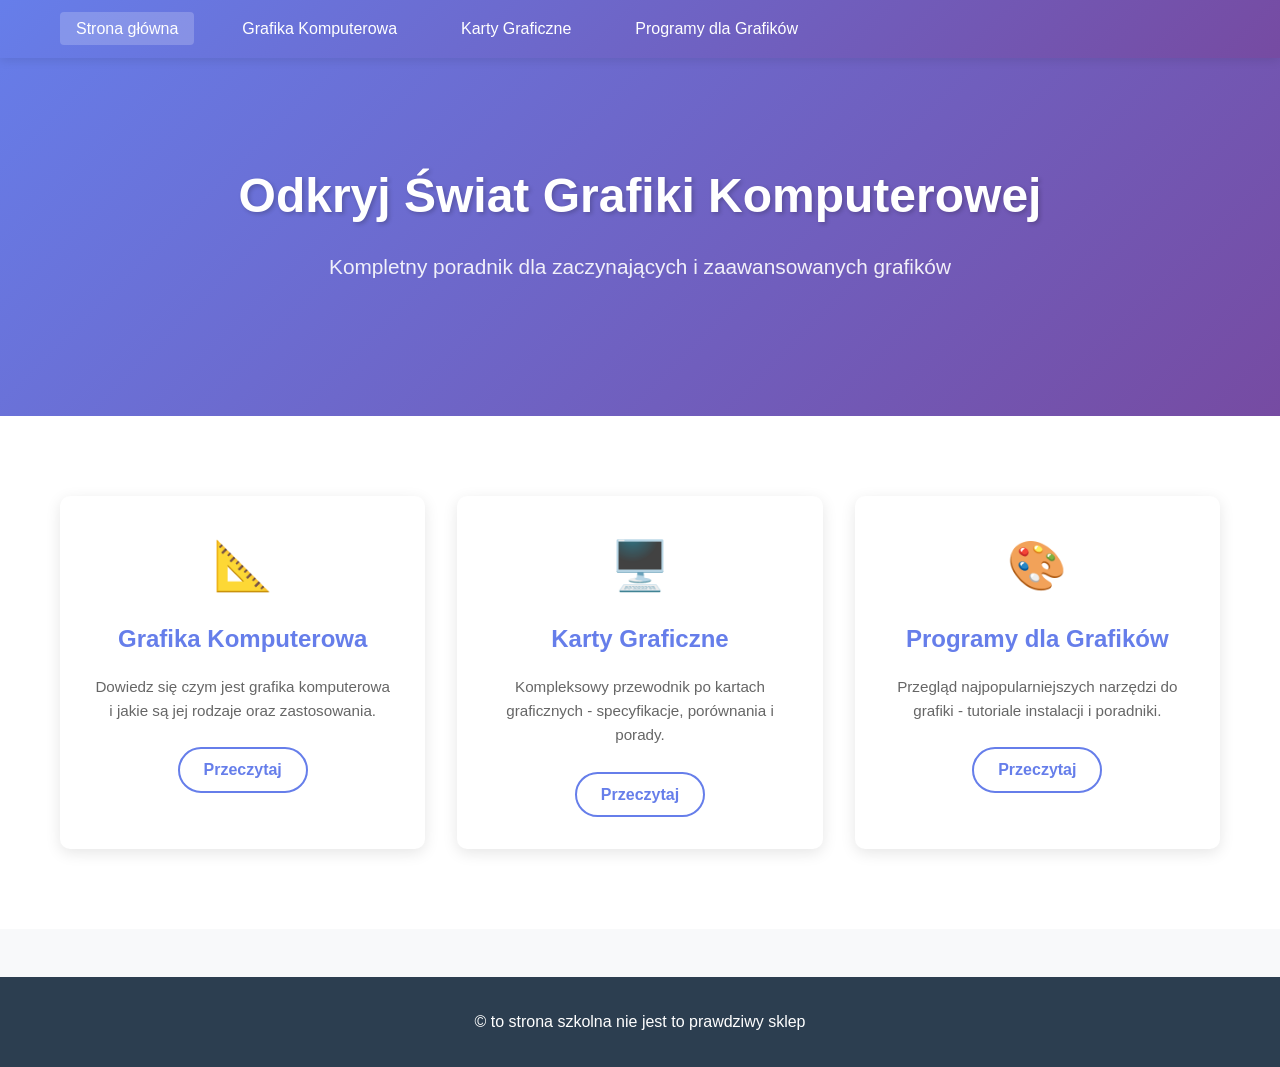
<file: index.html>
<!DOCTYPE html>
<html lang="pl">
<head>
    <meta charset="UTF-8">
    <meta name="viewport" content="width=device-width, initial-scale=1.0">
    <title>Grafika Komputerowa - Strona Edukacyjna</title>
    <link rel="stylesheet" href="style.css">
</head>
<body>
    <nav class="navbar">
        <div class="container">
            <ul class="nav-links">
                <li><a href="index.html" class="active">Strona główna</a></li>
                <li><a href="grafika-komputerowa.html">Grafika Komputerowa</a></li>
                <li><a href="karty-graficzne.html">Karty Graficzne</a></li>
                <li><a href="programy-grafiki.html">Programy dla Grafików</a></li>
            </ul>
        </div>
    </nav>

    <section class="hero">
        <div class="hero-content">
            <h1>Odkryj Świat Grafiki Komputerowej</h1>
            <p>Kompletny poradnik dla zaczynających i zaawansowanych grafików</p>
            <!--<button class="cta-btn">Zacznij Naukę</button>-->
        </div>
    </section>

    <section class="features">
        <div class="container">
            <div class="feature-card">
                <div class="feature-icon">📐</div>
                <h3>Grafika Komputerowa</h3>
                <p>Dowiedz się czym jest grafika komputerowa i jakie są jej rodzaje oraz zastosowania.</p>
                <a href="grafika-komputerowa.html" class="learn-more">Przeczytaj</a>
            </div>
            <div class="feature-card">
                <div class="feature-icon">🖥️</div>
                <h3>Karty Graficzne</h3>
                <p>Kompleksowy przewodnik po kartach graficznych - specyfikacje, porównania i porady.</p>
                <a href="karty-graficzne.html" class="learn-more">Przeczytaj</a>
            </div>
            <div class="feature-card">
                <div class="feature-icon">🎨</div>
                <h3>Programy dla Grafików</h3>
                <p>Przegląd najpopularniejszych narzędzi do grafiki - tutoriale instalacji i poradniki.</p>
                <a href="programy-grafiki.html" class="learn-more">Przeczytaj</a>
            </div>
        </div>
    </section>

    <footer class="footer">
        <div class="container">
            <p>&copy; to strona szkolna nie jest to prawdziwy sklep</p>
        </div>
    </footer>
</body>
</html>
</file>
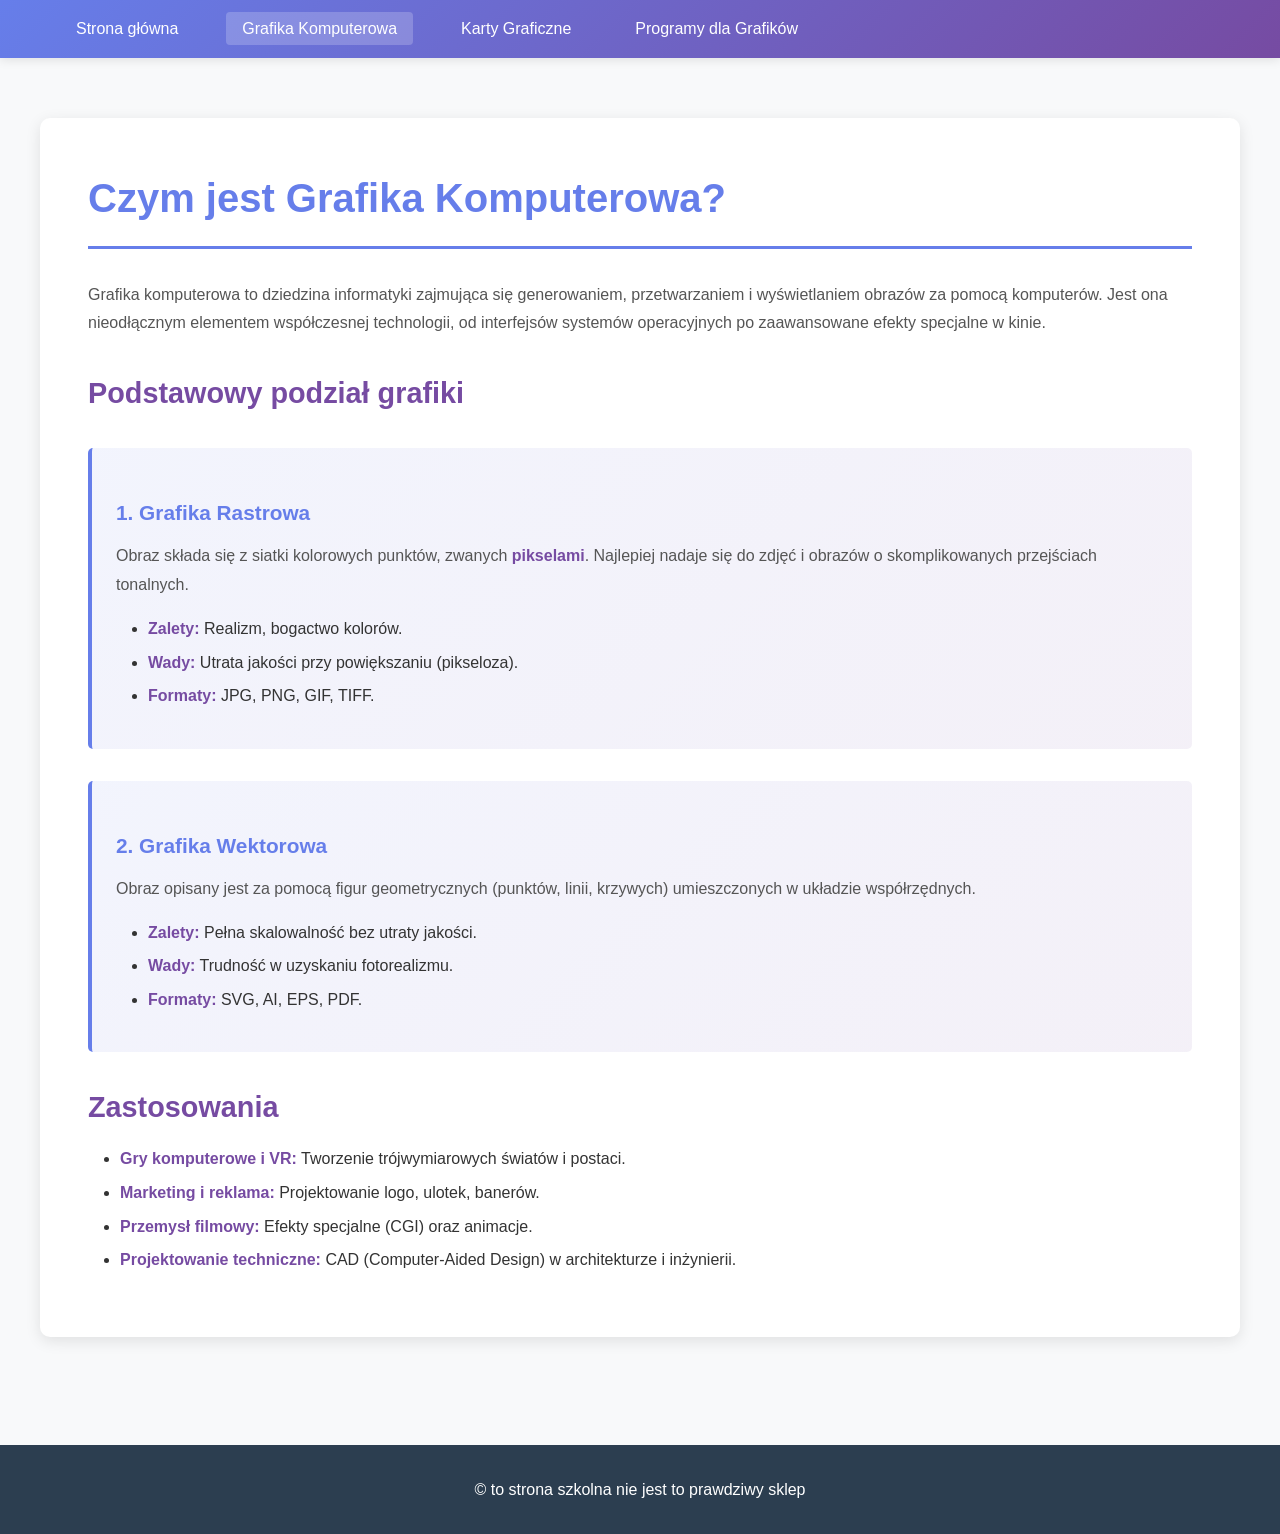
<file: grafika-komputerowa.html>
<!DOCTYPE html>
<html lang="pl">
<head>
    <meta charset="UTF-8">
    <meta name="viewport" content="width=device-width, initial-scale=1.0">
    <title>Grafika Komputerowa - Definicje i Rodzaje</title>
    <link rel="stylesheet" href="style.css">
</head>
<body>
    <nav class="navbar">
        <div class="container">
            <ul class="nav-links">
                <li><a href="index.html">Strona główna</a></li>
                <li><a href="grafika-komputerowa.html" class="active">Grafika Komputerowa</a></li>
                <li><a href="karty-graficzne.html">Karty Graficzne</a></li>
                <li><a href="programy-grafiki.html">Programy dla Grafików</a></li>
            </ul>
        </div>
    </nav>

    <section class="content">
        <div class="container">
            <h1>Czym jest Grafika Komputerowa?</h1>
            
            <p>Grafika komputerowa to dziedzina informatyki zajmująca się generowaniem, przetwarzaniem i wyświetlaniem obrazów za pomocą komputerów. Jest ona nieodłącznym elementem współczesnej technologii, od interfejsów systemów operacyjnych po zaawansowane efekty specjalne w kinie.</p>

            <h2>Podstawowy podział grafiki</h2>
            
            <div class="highlight-box">
                <h3>1. Grafika Rastrowa</h3>
                <p>Obraz składa się z siatki kolorowych punktów, zwanych <strong>pikselami</strong>. Najlepiej nadaje się do zdjęć i obrazów o skomplikowanych przejściach tonalnych.</p>
                <ul>
                    <li><strong>Zalety:</strong> Realizm, bogactwo kolorów.</li>
                    <li><strong>Wady:</strong> Utrata jakości przy powiększaniu (pikseloza).</li>
                    <li><strong>Formaty:</strong> JPG, PNG, GIF, TIFF.</li>
                </ul>
            </div>

            <div class="highlight-box">
                <h3>2. Grafika Wektorowa</h3>
                <p>Obraz opisany jest za pomocą figur geometrycznych (punktów, linii, krzywych) umieszczonych w układzie współrzędnych.</p>
                <ul>
                    <li><strong>Zalety:</strong> Pełna skalowalność bez utraty jakości.</li>
                    <li><strong>Wady:</strong> Trudność w uzyskaniu fotorealizmu.</li>
                    <li><strong>Formaty:</strong> SVG, AI, EPS, PDF.</li>
                </ul>
            </div>

            <h2>Zastosowania</h2>
            <ul>
                <li><strong>Gry komputerowe i VR:</strong> Tworzenie trójwymiarowych światów i postaci.</li>
                <li><strong>Marketing i reklama:</strong> Projektowanie logo, ulotek, banerów.</li>
                <li><strong>Przemysł filmowy:</strong> Efekty specjalne (CGI) oraz animacje.</li>
                <li><strong>Projektowanie techniczne:</strong> CAD (Computer-Aided Design) w architekturze i inżynierii.</li>
            </ul>
        </div>
    </section>

    <footer class="footer">
        <div class="container">
            <p>&copy; to strona szkolna nie jest to prawdziwy sklep</p>
        </div>
    </footer>
</body>
</html>
</file>
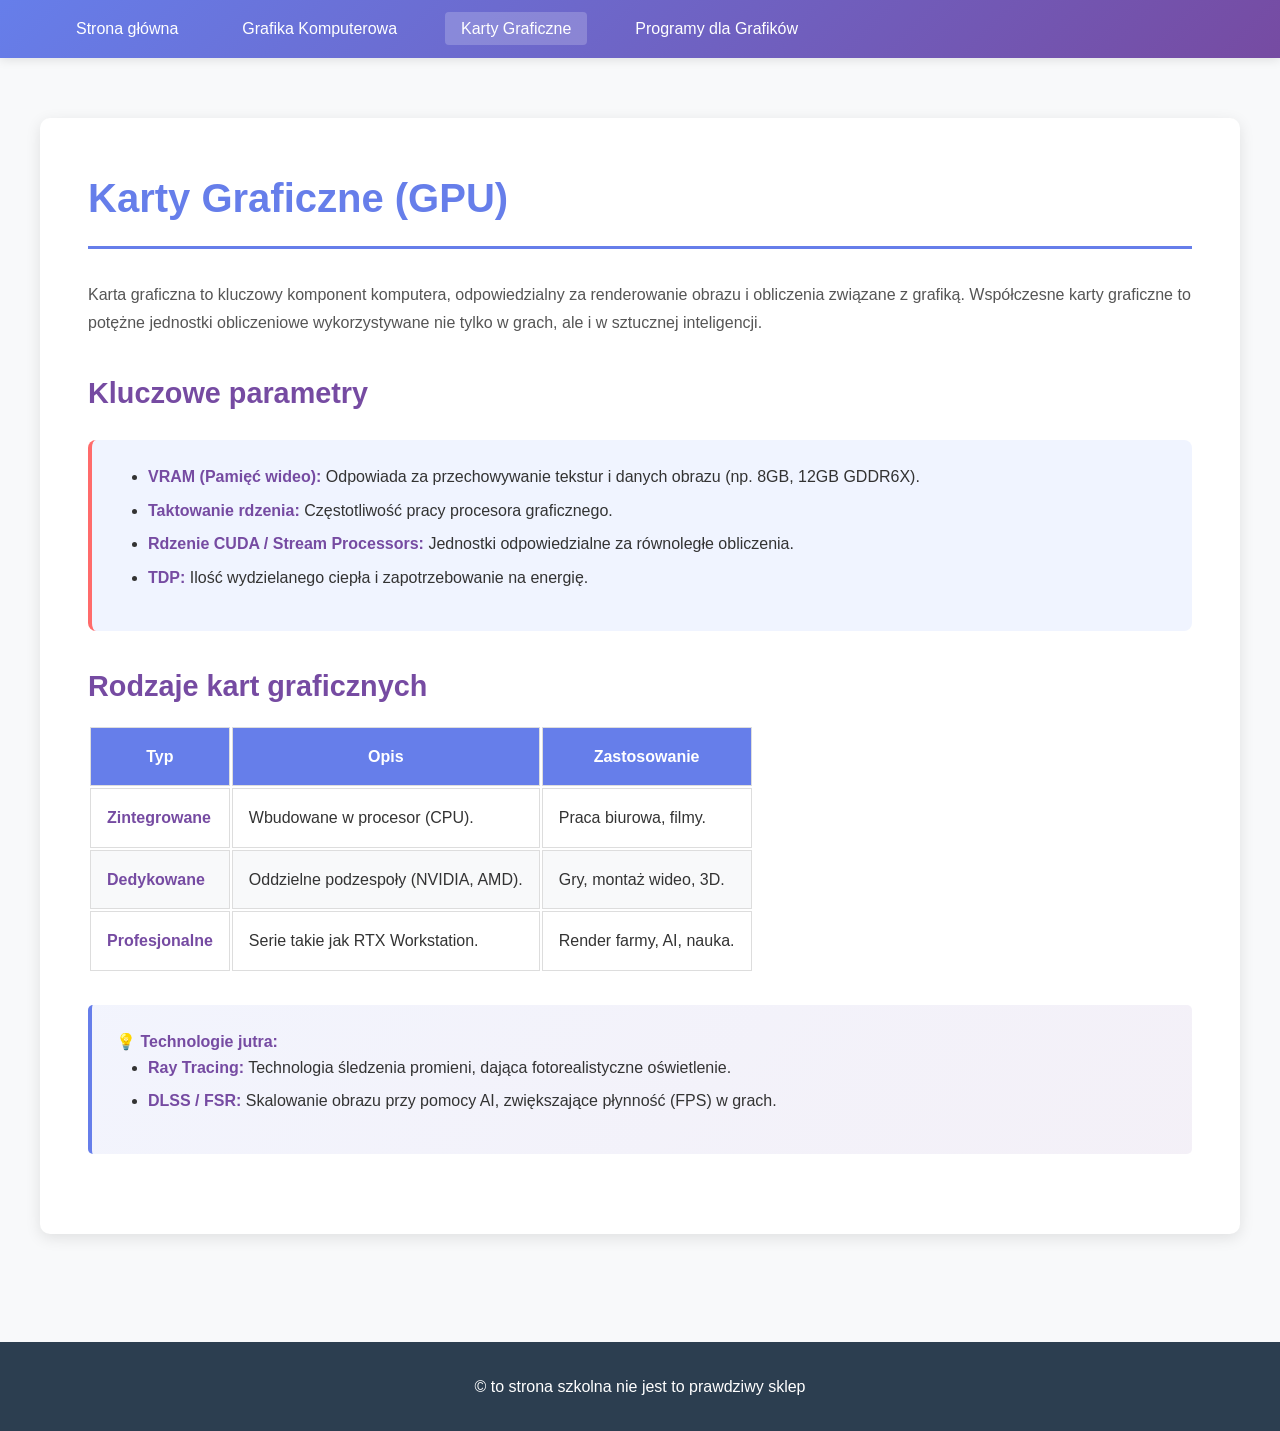
<file: karty-graficzne.html>
<!DOCTYPE html>
<html lang="pl">
<head>
    <meta charset="UTF-8">
    <meta name="viewport" content="width=device-width, initial-scale=1.0">
    <title>Karty Graficzne - Przewodnik Sprzętowy</title>
    <link rel="stylesheet" href="style.css">
</head>
<body>
    <nav class="navbar">
        <div class="container">
            <ul class="nav-links">
                <li><a href="index.html">Strona główna</a></li>
                <li><a href="grafika-komputerowa.html">Grafika Komputerowa</a></li>
                <li><a href="karty-graficzne.html" class="active">Karty Graficzne</a></li>
                <li><a href="programy-grafiki.html">Programy dla Grafików</a></li>
            </ul>
        </div>
    </nav>

    <section class="content">
        <div class="container">
            <h1>Karty Graficzne (GPU)</h1>
            
            <p>Karta graficzna to kluczowy komponent komputera, odpowiedzialny za renderowanie obrazu i obliczenia związane z grafiką. Współczesne karty graficzne to potężne jednostki obliczeniowe wykorzystywane nie tylko w grach, ale i w sztucznej inteligencji.</p>

            <h2>Kluczowe parametry</h2>
            <div class="tutorial-step">
                <ul>
                    <li><strong>VRAM (Pamięć wideo):</strong> Odpowiada za przechowywanie tekstur i danych obrazu (np. 8GB, 12GB GDDR6X).</li>
                    <li><strong>Taktowanie rdzenia:</strong> Częstotliwość pracy procesora graficznego.</li>
                    <li><strong>Rdzenie CUDA / Stream Processors:</strong> Jednostki odpowiedzialne za równoległe obliczenia.</li>
                    <li><strong>TDP:</strong> Ilość wydzielanego ciepła i zapotrzebowanie na energię.</li>
                </ul>
            </div>

            <h2>Rodzaje kart graficznych</h2>
            <table>
                <tr style="background-color: #667eea; color: white;">
                    <th style="padding: 1rem; border: 1px solid #ddd;">Typ</th>
                    <th style="padding: 1rem; border: 1px solid #ddd;">Opis</th>
                    <th style="padding: 1rem; border: 1px solid #ddd;">Zastosowanie</th>
                </tr>
                <tr>
                    <td style="padding: 1rem; border: 1px solid #ddd;"><strong>Zintegrowane</strong></td>
                    <td style="padding: 1rem; border: 1px solid #ddd;">Wbudowane w procesor (CPU).</td>
                    <td style="padding: 1rem; border: 1px solid #ddd;">Praca biurowa, filmy.</td>
                </tr>
                <tr style="background-color: #f8f9fa;">
                    <td style="padding: 1rem; border: 1px solid #ddd;"><strong>Dedykowane</strong></td>
                    <td style="padding: 1rem; border: 1px solid #ddd;">Oddzielne podzespoły (NVIDIA, AMD).</td>
                    <td style="padding: 1rem; border: 1px solid #ddd;">Gry, montaż wideo, 3D.</td>
                </tr>
                <tr>
                    <td style="padding: 1rem; border: 1px solid #ddd;"><strong>Profesjonalne</strong></td>
                    <td style="padding: 1rem; border: 1px solid #ddd;">Serie takie jak RTX Workstation.</td>
                    <td style="padding: 1rem; border: 1px solid #ddd;">Render farmy, AI, nauka.</td>
                </tr>
            </table>

            <div class="highlight-box">
                <strong>💡 Technologie jutra:</strong>
                <ul>
                    <li><strong>Ray Tracing:</strong> Technologia śledzenia promieni, dająca fotorealistyczne oświetlenie.</li>
                    <li><strong>DLSS / FSR:</strong> Skalowanie obrazu przy pomocy AI, zwiększające płynność (FPS) w grach.</li>
                </ul>
            </div>
        </div>
    </section>

    <footer class="footer">
        <div class="container">
            <p>&copy; to strona szkolna nie jest to prawdziwy sklep</p>
        </div>
    </footer>
</body>
</html>
</file>
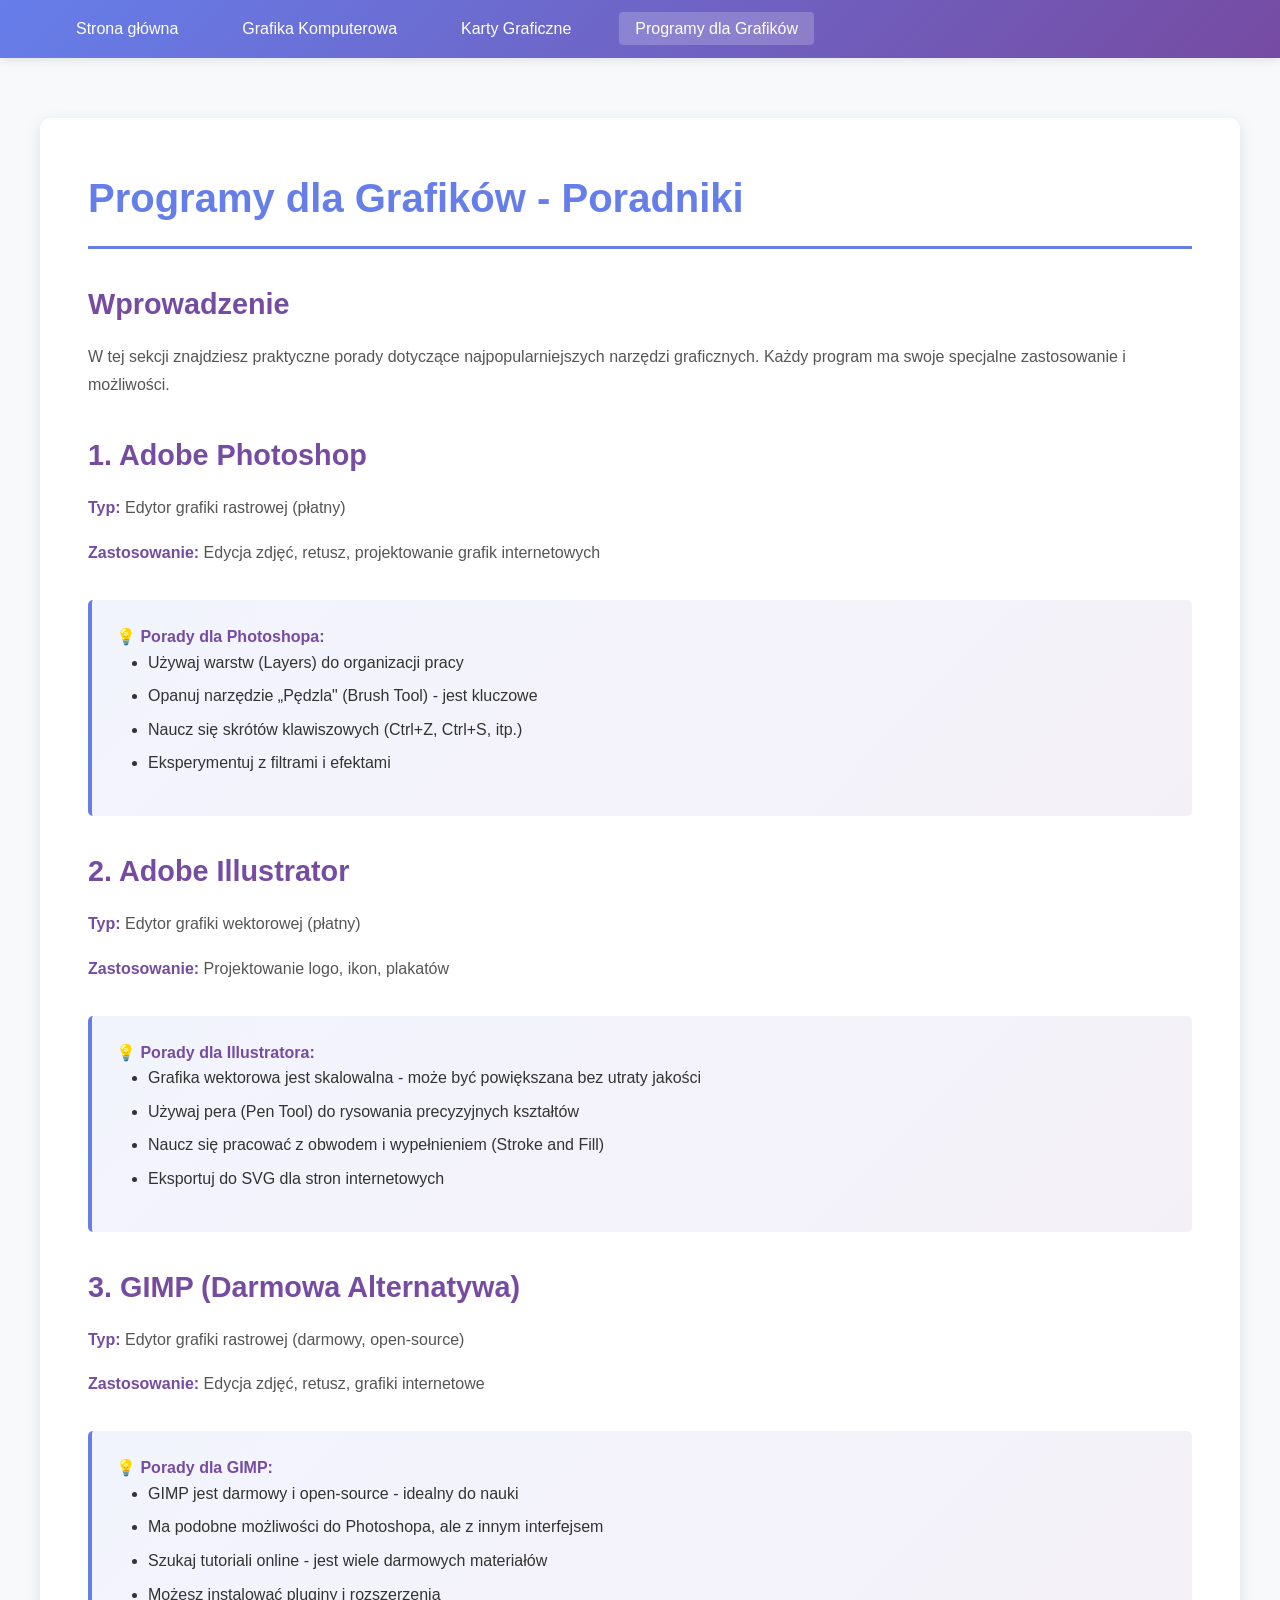
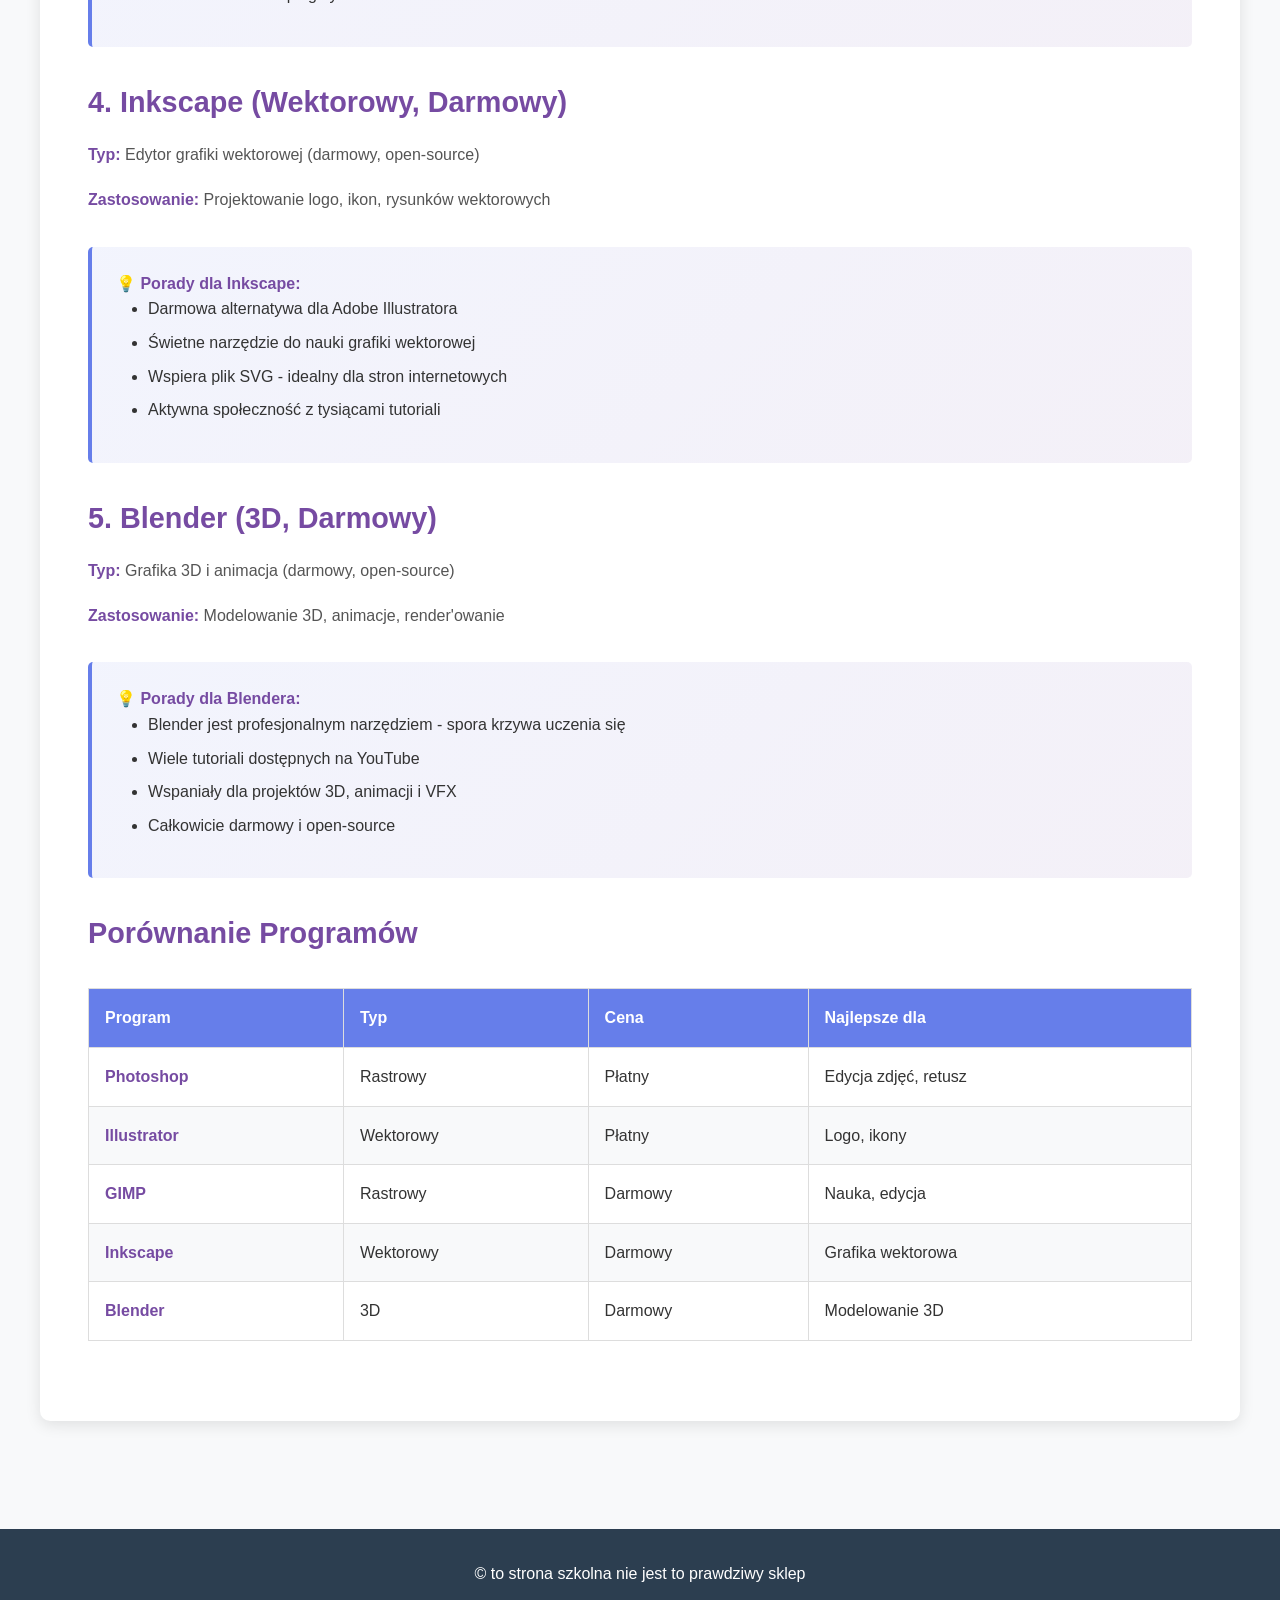
<file: programy-grafiki.html>
<!DOCTYPE html>
<html lang="pl">
<head>
    <meta charset="UTF-8">
    <meta name="viewport" content="width=device-width, initial-scale=1.0">
    <title>Programy dla Grafików - Tutoriale i Porady</title>
    <link rel="stylesheet" href="style.css">
</head>
<body>
    <nav class="navbar">
        <div class="container">
            <ul class="nav-links">
                <li><a href="index.html">Strona główna</a></li>
                <li><a href="grafika-komputerowa.html">Grafika Komputerowa</a></li>
                <li><a href="karty-graficzne.html">Karty Graficzne</a></li>
                <li><a href="programy-grafiki.html" class="active">Programy dla Grafików</a></li>
            </ul>
        </div>
    </nav>

    <section class="content">
        <div class="container">
            <h1>Programy dla Grafików - Poradniki<!-- i Tutoriale--></h1>

            <h2>Wprowadzenie</h2>
            <p>
                W tej sekcji znajdziesz <!--szczegółowe poradniki instalacji oraz -->praktyczne porady dotyczące najpopularniejszych narzędzi graficznych. Każdy program ma swoje specjalne zastosowanie i możliwości.
            </p>

            <h2>1. Adobe Photoshop</h2>
            <p><strong>Typ:</strong> Edytor grafiki rastrowej (płatny)</p>
            <p><strong>Zastosowanie:</strong> Edycja zdjęć, retusz, projektowanie grafik internetowych</p>

           <!-- <div class="tutorial-step">
                <h4>📥 Poradnik Instalacji Photoshopa</h4>
                <ol>
                    <li>
                        <strong>Pobierz Creative Cloud:</strong>
                        <ul>
                            <li>Wejdź na stronę <code>adobe.com</code></li>
                            <li>Kliknij „Pobierz" i zaloguj się lub utwórz konto Adobe ID</li>
                        </ul>
                    </li>
                    <li>
                        <strong>Zainstaluj Creative Cloud:</strong>
                        <ul>
                            <li>Uruchom pobrany instalator (Creative_Cloud_Set-Up.exe)</li>
                            <li>Postępuj zgodnie z instrukcjami na ekranie</li>
                            <li>Czekaj aż instalacja się ukończy</li>
                        </ul>
                    </li>
                    <li>
                        <strong>Zainstaluj Photoshopa:</strong>
                        <ul>
                            <li>Otwórz aplikację Creative Cloud</li>
                            <li>Wyszukaj „Photoshop" i kliknij „Zainstaluj"</li>
                            <li>Czekaj aż pobieranie i instalacja się zakończy (może to potrwać 10-30 minut)</li>
                        </ul>
                    </li>
                    <li>
                        <strong>Uruchom Photoshopa:</strong>
                        <ul>
                            <li>Kliknij „Otwórz" w Creative Cloud</li>
                            <li>Zaloguj się do swojego konta Adobe</li>
                        </ul>
                    </li>
                </ol>
            </div>-->

            <div class="highlight-box">
                <strong>💡 Porady dla Photoshopa:</strong>
                <ul>
                    <li>Używaj warstw (Layers) do organizacji pracy</li>
                    <li>Opanuj narzędzie „Pędzla" (Brush Tool) - jest kluczowe</li>
                    <li>Naucz się skrótów klawiszowych (Ctrl+Z, Ctrl+S, itp.)</li>
                    <li>Eksperymentuj z filtrami i efektami</li>
                </ul>
            </div>

            <h2>2. Adobe Illustrator</h2>
            <p><strong>Typ:</strong> Edytor grafiki wektorowej (płatny)</p>
            <p><strong>Zastosowanie:</strong> Projektowanie logo, ikon, plakatów</p>

            <!--<div class="tutorial-step">
                <h4>📥 Poradnik Instalacji Illustratora</h4>
                <ol>
                    <li>
                        <strong>Creative Cloud musi być już zainstalowany:</strong>
                        <ul>
                            <li>Jeśli nie masz Creative Cloud, zainstaluj go zgodnie z instrukcją wyżej</li>
                        </ul>
                    </li>
                    <li>
                        <strong>Zainstaluj Illustratora:</strong>
                        <ul>
                            <li>Otwórz aplikację Creative Cloud</li>
                            <li>Wyszukaj „Illustrator"</li>
                            <li>Kliknij przycisk „Zainstaluj"</li>
                            <li>Czekaj aż proces się ukończy</li>
                        </ul>
                    </li>
                    <li>
                        <strong>Uruchom aplikację:</strong>
                        <ul>
                            <li>W Creative Cloud kliknij „Otwórz" obok Illustratora</li>
                            <li>Zaloguj się do konta Adobe</li>
                        </ul>
                    </li>
                </ol>
            </div>-->

            <div class="highlight-box">
                <strong>💡 Porady dla Illustratora:</strong>
                <ul>
                    <li>Grafika wektorowa jest skalowalna - może być powiększana bez utraty jakości</li>
                    <li>Używaj pera (Pen Tool) do rysowania precyzyjnych kształtów</li>
                    <li>Naucz się pracować z obwodem i wypełnieniem (Stroke and Fill)</li>
                    <li>Eksportuj do SVG dla stron internetowych</li>
                </ul>
            </div>

            <h2>3. GIMP (Darmowa Alternatywa)</h2>
            <p><strong>Typ:</strong> Edytor grafiki rastrowej (darmowy, open-source)</p>
            <p><strong>Zastosowanie:</strong> Edycja zdjęć, retusz, grafiki internetowe</p>

           <!-- <div class="tutorial-step">
                <h4>📥 Poradnik Instalacji GIMP</h4>
                <ol>
                    <li>
                        <strong>Pobierz GIMP:</strong>
                        <ul>
                            <li>Odwiedź <code>gimp.org</code></li>
                            <li>Kliknij duży przycisk „Download GIMP 2.10" (lub najnowsza wersja)</li>
                            <li>Pobierze się instalator dla Twojego systemu</li>
                        </ul>
                    </li>
                    <li>
                        <strong>Uruchom instalator:</strong>
                        <ul>
                            <li>Kliknij dwukrotnie pobrany plik (gimp-2.10.XX-setup.exe)</li>
                            <li>Zaakceptuj umowę licencyjną</li>
                            <li>Wybierz lokalizację instalacji (domyślna jest ok)</li>
                        </ul>
                    </li>
                    <li>
                        <strong>Wybierz komponenty do zainstalowania:</strong>
                        <ul>
                            <li>Upewnij się, że zaznaczony jest GIMP</li>
                            <li>Opcjonalnie: Python-Fu, Script-Fu dla rozszerzeń</li>
                            <li>Kliknij „Dalej"</li>
                        </ul>
                    </li>
                    <li>
                        <strong>Dokończyć instalację:</strong>
                        <ul>
                            <li>Kliknij „Zainstaluj"</li>
                            <li>Czekaj aż instalacja się zakończy</li>
                            <li>Kliknij „Zakończ"</li>
                        </ul>
                    </li>
                    <li>
                        <strong>Uruchom GIMP:</strong>
                        <ul>
                            <li>GIMP powinien być w menu Start lub na pulpicie</li>
                            <li>Pierwsze uruchomienie może trwać kilka minut (konfiguracja)</li>
                        </ul>
                    </li>
                </ol>
            </div>-->

            <div class="highlight-box">
                <strong>💡 Porady dla GIMP:</strong>
                <ul>
                    <li>GIMP jest darmowy i open-source - idealny do nauki</li>
                    <li>Ma podobne możliwości do Photoshopa, ale z innym interfejsem</li>
                    <li>Szukaj tutoriali online - jest wiele darmowych materiałów</li>
                    <li>Możesz instalować pluginy i rozszerzenia</li>
                </ul>
            </div>

            <h2>4. Inkscape (Wektorowy, Darmowy)</h2>
            <p><strong>Typ:</strong> Edytor grafiki wektorowej (darmowy, open-source)</p>
            <p><strong>Zastosowanie:</strong> Projektowanie logo, ikon, rysunków wektorowych</p>

            <!--<div class="tutorial-step">
                <h4>📥 Poradnik Instalacji Inkscape</h4>
                <ol>
                    <li>
                        <strong>Pobierz Inkscape:</strong>
                        <ul>
                            <li>Wejdź na stronę <code>inkscape.org</code></li>
                            <li>Kliknij „Download" w menu głównym</li>
                            <li>Pobierz wersję dla Twojego systemu (Windows, macOS, Linux)</li>
                        </ul>
                    </li>
                    <li>
                        <strong>Zainstaluj aplikację:</strong>
                        <ul>
                            <li>Uruchom pobrany plik instalatora</li>
                            <li>Zaakceptuj warunki licencji</li>
                            <li>Wybierz folder instalacji</li>
                            <li>Kliknij „Zainstaluj"</li>
                        </ul>
                    </li>
                    <li>
                        <strong>Ukończ instalację:</strong>
                        <ul>
                            <li>Po ukończeniu kliknij „Zakończ"</li>
                            <li>Inkscape powinien się uruchomić automatycznie</li>
                        </ul>
                    </li>
                </ol>
            </div>-->

            <div class="highlight-box">
                <strong>💡 Porady dla Inkscape:</strong>
                <ul>
                    <li>Darmowa alternatywa dla Adobe Illustratora</li>
                    <li>Świetne narzędzie do nauki grafiki wektorowej</li>
                    <li>Wspiera plik SVG - idealny dla stron internetowych</li>
                    <li>Aktywna społeczność z tysiącami tutoriali</li>
                </ul>
            </div>

            <h2>5. Blender (3D, Darmowy)</h2>
            <p><strong>Typ:</strong> Grafika 3D i animacja (darmowy, open-source)</p>
            <p><strong>Zastosowanie:</strong> Modelowanie 3D, animacje, render'owanie</p>

            <!--<div class="tutorial-step">
                <h4>📥 Poradnik Instalacji Blendera</h4>
                <ol>
                    <li>
                        <strong>Pobierz Blendera:</strong>
                        <ul>
                            <li>Odwiedź <code>blender.org</code></li>
                            <li>Kliknij w lewym górnym rogu przycisk „Download" (niebieski)</li>
                            <li>Zaznacz Twój system operacyjny</li>
                            <li>Pobierze się plik (np. blender-4.0.0-windows-x64.msi)</li>
                        </ul>
                    </li>
                    <li>
                        <strong>Uruchom instalator:</strong>
                        <ul>
                            <li>Kliknij dwukrotnie pobrany plik .msi</li>
                            <li>Postępuj zgodnie z instrukcjami instalatora</li>
                            <li>Wybierz lokalizację (domyślna jest ok)</li>
                        </ul>
                    </li>
                    <li>
                        <strong>Dokończyć instalację:</strong>
                        <ul>
                            <li>Kliknij „Install"</li>
                            <li>Czekaj aż instalacja się zakończy</li>
                            <li>Kliknij „Finish"</li>
                        </ul>
                    </li>
                    <li>
                        <strong>Uruchom Blendera:</strong>
                        <ul>
                            <li>Wejdź w Start i wyszukaj „Blender"</li>
                            <li>Pierwsze uruchomienie może trwać krócej chwilę</li>
                        </ul>
                    </li>
                </ol>
            </div>-->

            <div class="highlight-box">
                <strong>💡 Porady dla Blendera:</strong>
                <ul>
                    <li>Blender jest profesjonalnym narzędziem - spora krzywa uczenia się</li>
                    <li>Wiele tutoriali dostępnych na YouTube</li>
                    <li>Wspaniały dla projektów 3D, animacji i VFX</li>
                    <li>Całkowicie darmowy i open-source</li>
                </ul>
            </div>

            <h2>Porównanie Programów</h2>
            <table style="width: 100%; border-collapse: collapse; margin: 2rem 0;">
                <tr style="background-color: #667eea; color: white;">
                    <th style="padding: 1rem; text-align: left; border: 1px solid #ddd;">Program</th>
                    <th style="padding: 1rem; text-align: left; border: 1px solid #ddd;">Typ</th>
                    <th style="padding: 1rem; text-align: left; border: 1px solid #ddd;">Cena</th>
                    <th style="padding: 1rem; text-align: left; border: 1px solid #ddd;">Najlepsze dla</th>
                </tr>
                <tr>
                    <td style="padding: 1rem; border: 1px solid #ddd;"><strong>Photoshop</strong></td>
                    <td style="padding: 1rem; border: 1px solid #ddd;">Rastrowy</td>
                    <td style="padding: 1rem; border: 1px solid #ddd;">Płatny</td>
                    <td style="padding: 1rem; border: 1px solid #ddd;">Edycja zdjęć, retusz</td>
                </tr>
                <tr style="background-color: #f8f9fa;">
                    <td style="padding: 1rem; border: 1px solid #ddd;"><strong>Illustrator</strong></td>
                    <td style="padding: 1rem; border: 1px solid #ddd;">Wektorowy</td>
                    <td style="padding: 1rem; border: 1px solid #ddd;">Płatny</td>
                    <td style="padding: 1rem; border: 1px solid #ddd;">Logo, ikony</td>
                </tr>
                <tr>
                    <td style="padding: 1rem; border: 1px solid #ddd;"><strong>GIMP</strong></td>
                    <td style="padding: 1rem; border: 1px solid #ddd;">Rastrowy</td>
                    <td style="padding: 1rem; border: 1px solid #ddd;">Darmowy</td>
                    <td style="padding: 1rem; border: 1px solid #ddd;">Nauka, edycja</td>
                </tr>
                <tr style="background-color: #f8f9fa;">
                    <td style="padding: 1rem; border: 1px solid #ddd;"><strong>Inkscape</strong></td>
                    <td style="padding: 1rem; border: 1px solid #ddd;">Wektorowy</td>
                    <td style="padding: 1rem; border: 1px solid #ddd;">Darmowy</td>
                    <td style="padding: 1rem; border: 1px solid #ddd;">Grafika wektorowa</td>
                </tr>
                <tr>
                    <td style="padding: 1rem; border: 1px solid #ddd;"><strong>Blender</strong></td>
                    <td style="padding: 1rem; border: 1px solid #ddd;">3D</td>
                    <td style="padding: 1rem; border: 1px solid #ddd;">Darmowy</td>
                    <td style="padding: 1rem; border: 1px solid #ddd;">Modelowanie 3D</td>
                </tr>
            </table>

        </div>
    </section>

    <footer class="footer">
        <div class="container">
            <p>&copy; to strona szkolna nie jest to prawdziwy sklep</p>
        </div>
    </footer>
</body>
</html>
</file>
<file: style.css>
* {
    margin: 0;
    padding: 0;
    box-sizing: border-box;
}

body {
    font-family: 'Segoe UI', Tahoma, Geneva, Verdana, sans-serif;
    line-height: 1.6;
    color: #333;
    background-color: #f8f9fa;
}

.container {
    max-width: 1200px;
    margin: 0 auto;
    padding: 0 20px;
}

/* Navbar */
.navbar {
    background: linear-gradient(135deg, #667eea 0%, #764ba2 100%);
    color: white;
    padding: 1rem 0;
    position: sticky;
    top: 0;
    box-shadow: 0 2px 10px rgba(0,0,0,0.1);
    z-index: 1000;
}

.navbar .container {
    display: flex;
    justify-content: space-between;
    align-items: center;
}

.logo {
    font-size: 1.8rem;
    font-weight: bold;
    letter-spacing: 1px;
}

.nav-links {
    list-style: none;
    display: flex;
    gap: 2rem;
}

.nav-links a {
    color: white;
    text-decoration: none;
    transition: opacity 0.3s ease;
    padding: 0.5rem 1rem;
    border-radius: 4px;
}

.nav-links a:hover,
.nav-links a.active {
    background-color: rgba(255,255,255,0.2);
    opacity: 1;
}

/* Hero Section */
.hero {
    background: linear-gradient(135deg, #667eea 0%, #764ba2 100%);
    color: white;
    padding: 100px 20px;
    text-align: center;
    margin-top: -60px;
    padding-top: 160px;
}

.hero-content h1 {
    font-size: 3rem;
    margin-bottom: 1rem;
    text-shadow: 2px 2px 4px rgba(0,0,0,0.2);
}

.hero-content p {
    font-size: 1.3rem;
    margin-bottom: 2rem;
    opacity: 0.9;
}

.cta-btn {
    background-color: #ff6b6b;
    color: white;
    padding: 12px 30px;
    border: none;
    border-radius: 50px;
    font-size: 1rem;
    cursor: pointer;
    transition: all 0.3s ease;
    box-shadow: 0 4px 15px rgba(0,0,0,0.2);
}

.cta-btn:hover {
    background-color: #ff5252;
    transform: translateY(-3px);
    box-shadow: 0 6px 20px rgba(0,0,0,0.3);
}

/* Features */
.features {
    padding: 80px 20px;
    background-color: white;
}

.features .container {
    display: grid;
    grid-template-columns: repeat(auto-fit, minmax(300px, 1fr));
    gap: 2rem;
}

.feature-card {
    background: white;
    padding: 2rem;
    border-radius: 10px;
    box-shadow: 0 4px 15px rgba(0,0,0,0.1);
    transition: all 0.3s ease;
    text-align: center;
}

.feature-card:hover {
    transform: translateY(-10px);
    box-shadow: 0 8px 25px rgba(0,0,0,0.15);
}

.feature-icon {
    font-size: 3rem;
    margin-bottom: 1rem;
}

.feature-card h3 {
    color: #667eea;
    margin-bottom: 1rem;
    font-size: 1.5rem;
}

.feature-card p {
    color: #666;
    margin-bottom: 1.5rem;
    font-size: 0.95rem;
}

.learn-more {
    display: inline-block;
    color: #667eea;
    text-decoration: none;
    font-weight: bold;
    padding: 0.5rem 1.5rem;
    border: 2px solid #667eea;
    border-radius: 25px;
    transition: all 0.3s ease;
}

.learn-more:hover {
    background-color: #667eea;
    color: white;
}

/* Footer */
.footer {
    background: #2c3e50;
    color: white;
    text-align: center;
    padding: 2rem;
    margin-top: 3rem;
}

/* Content Pages */
.content {
    min-height: calc(100vh - 200px);
    padding: 60px 20px;
}

.content .container {
    background: white;
    padding: 3rem;
    border-radius: 10px;
    box-shadow: 0 4px 15px rgba(0,0,0,0.1);
}

.content h1 {
    color: #667eea;
    margin-bottom: 2rem;
    font-size: 2.5rem;
    border-bottom: 3px solid #667eea;
    padding-bottom: 1rem;
}

.content h2 {
    color: #764ba2;
    margin-top: 2rem;
    margin-bottom: 1rem;
    font-size: 1.8rem;
}

.content h3 {
    color: #667eea;
    margin-top: 1.5rem;
    margin-bottom: 0.8rem;
    font-size: 1.3rem;
}

.content p {
    margin-bottom: 1rem;
    font-size: 1rem;
    color: #555;
    line-height: 1.8;
}

.content ul,
.content ol {
    margin-left: 2rem;
    margin-bottom: 1rem;
}

.content li {
    margin-bottom: 0.5rem;
    line-height: 1.6;
}

.content strong {
    color: #764ba2;
}

.highlight-box {
    background: linear-gradient(135deg, #667eea15 0%, #764ba215 100%);
    border-left: 4px solid #667eea;
    padding: 1.5rem;
    margin: 2rem 0;
    border-radius: 5px;
}

.tutorial-step {
    background: #f0f4ff;
    padding: 1.5rem;
    margin: 1.5rem 0;
    border-radius: 8px;
    border-left: 4px solid #ff6b6b;
}

.tutorial-step h4 {
    color: #ff6b6b;
    margin-bottom: 0.8rem;
}

/* Responsive */
@media (max-width: 768px) {
    .nav-links {
        gap: 1rem;
        font-size: 0.9rem;
    }

    .hero-content h1 {
        font-size: 2rem;
    }

    .hero-content p {
        font-size: 1rem;
    }

    .content .container {
        padding: 1.5rem;
    }

    .content h1 {
        font-size: 1.8rem;
    }
}
</file>
